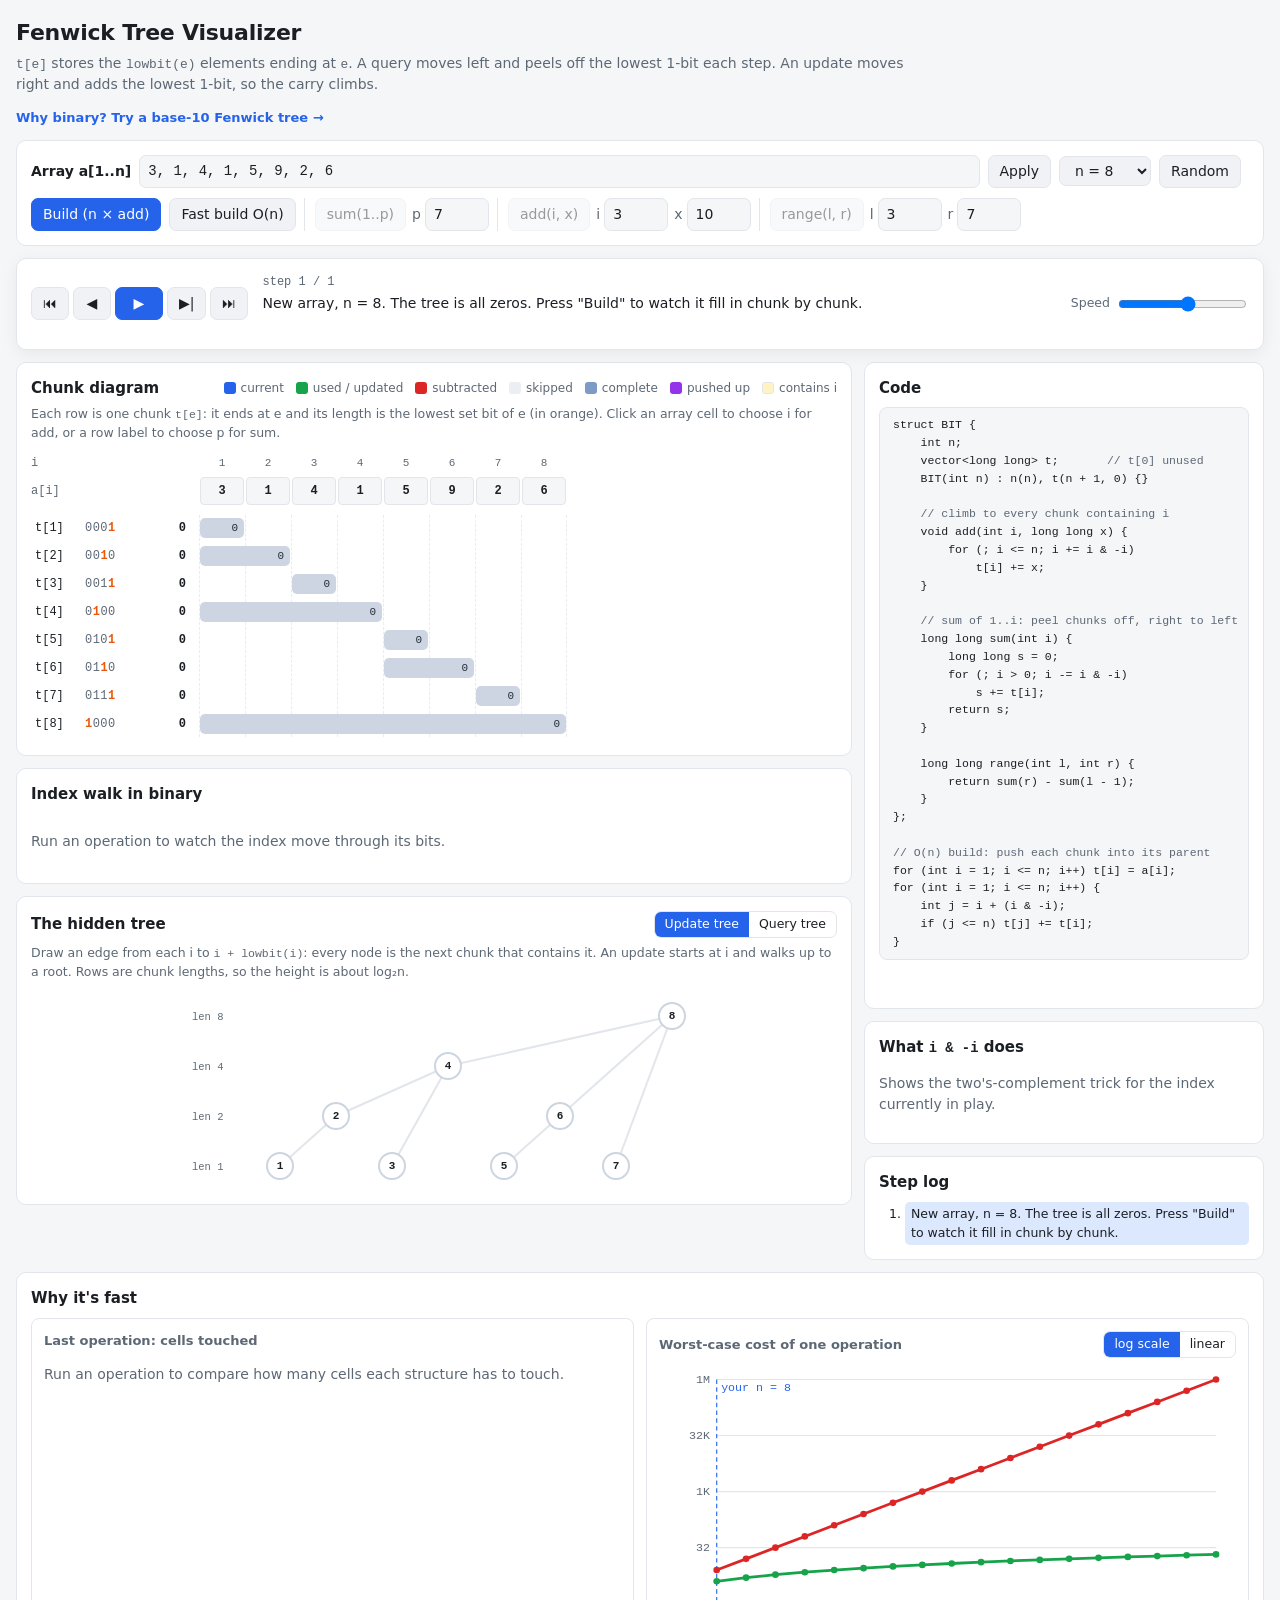
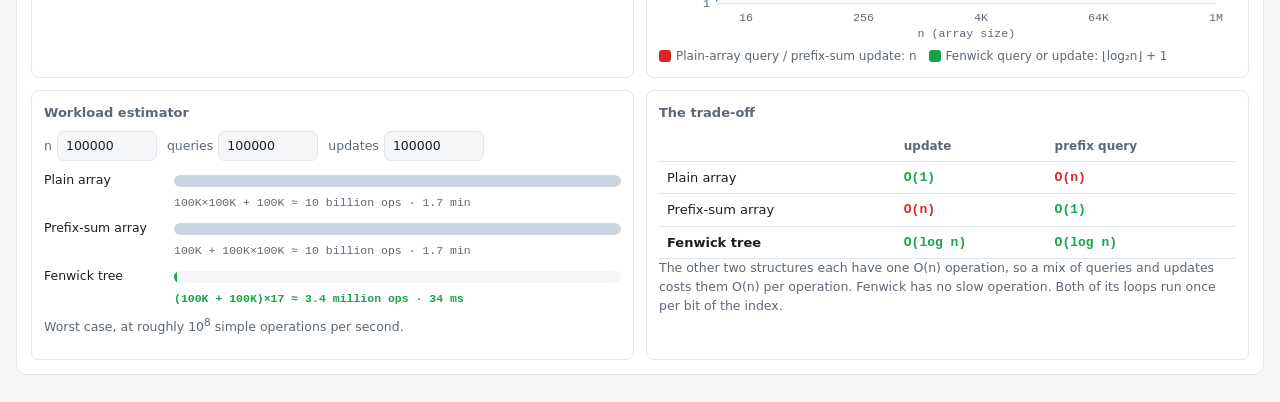
<file: index.html>
<!doctype html>
<html lang="en">
<head>
<meta charset="utf-8">
<meta name="viewport" content="width=device-width, initial-scale=1">
<title>Fenwick Tree Visualizer</title>
<link rel="stylesheet" href="styles.css">
</head>
<body>

<header class="top">
  <h1>Fenwick Tree Visualizer</h1>
  <p class="sub">
    <code>t[e]</code> stores the <code>lowbit(e)</code> elements ending at <code>e</code>.
    A query moves left and peels off the lowest 1-bit each step. An update moves right and adds the lowest 1-bit, so the carry climbs.
  </p>
  <a class="navlink" href="base10.html">Why binary? Try a base-10 Fenwick tree →</a>
</header>

<section class="panel controls">
  <div class="ctl-row">
    <label for="arr-input" class="lbl">Array a[1..n]</label>
    <input id="arr-input" class="arr-input" spellcheck="false" value="3, 1, 4, 1, 5, 9, 2, 6">
    <button id="arr-apply">Apply</button>
    <select id="size" aria-label="Array size">
      <option value="8">n = 8</option>
      <option value="16">n = 16</option>
      <option value="32">n = 32</option>
    </select>
    <button id="random">Random</button>
    <span id="arr-msg" class="msg"></span>
  </div>
  <div class="ctl-row ops">
    <button id="op-build" class="primary">Build (n × add)</button>
    <button id="op-fast">Fast build O(n)</button>
    <span class="op">
      <button id="op-query" class="needs-built">sum(1..p)</button>
      <label>p <input id="q-p" type="number" value="7" min="1"></label>
    </span>
    <span class="op">
      <button id="op-update" class="needs-built">add(i, x)</button>
      <label>i <input id="u-i" type="number" value="3" min="1"></label>
      <label>x <input id="u-x" type="number" value="10"></label>
    </span>
    <span class="op">
      <button id="op-range" class="needs-built">range(l, r)</button>
      <label>l <input id="r-l" type="number" value="3" min="1"></label>
      <label>r <input id="r-r" type="number" value="7" min="1"></label>
    </span>
  </div>
</section>

<section class="panel player" id="player">
  <div class="pbtns">
    <button id="p-first" title="First step (Home)" aria-label="First step">⏮</button>
    <button id="p-prev" title="Previous step (←)" aria-label="Previous step">◀</button>
    <button id="p-play" class="primary play" title="Play / pause (Space)" aria-label="Play or pause">▶</button>
    <button id="p-next" title="Next step (→)" aria-label="Next step">▶︎|</button>
    <button id="p-last" title="Last step (End)" aria-label="Last step">⏭</button>
  </div>
  <div class="narr">
    <div class="narr-top"><span id="step-count" class="step-count">0 / 0</span><span id="result" class="result"></span></div>
    <p id="narration"></p>
  </div>
  <label class="speed">Speed <input type="range" id="speed" min="0" max="100" value="55"></label>
</section>

<main class="layout">
  <div class="col-main">
    <section class="panel">
      <div class="panel-head">
        <h2>Chunk diagram</h2>
        <div class="legend">
          <span><i class="sw sw-active"></i>current</span>
          <span><i class="sw sw-plus"></i>used / updated</span>
          <span><i class="sw sw-minus"></i>subtracted</span>
          <span><i class="sw sw-skip"></i>skipped</span>
          <span><i class="sw sw-done"></i>complete</span>
          <span><i class="sw sw-source"></i>pushed up</span>
          <span><i class="sw sw-col"></i>contains i</span>
        </div>
      </div>
      <p class="hint">Each row is one chunk <code>t[e]</code>: it ends at e and its length is the lowest set bit of e (in orange). Click an array cell to choose i for add, or a row label to choose p for sum.</p>
      <div class="grid-scroll"><div id="grid" class="grid"></div></div>
    </section>

    <section class="panel">
      <h2>Index walk in binary</h2>
      <div id="trail" class="trail"></div>
    </section>

    <section class="panel">
      <div class="panel-head">
        <h2>The hidden tree</h2>
        <div class="seg" role="tablist">
          <button id="st-update" class="on" role="tab">Update tree</button>
          <button id="st-query" role="tab">Query tree</button>
        </div>
      </div>
      <p id="struct-cap" class="hint"></p>
      <div id="struct" class="struct"></div>
    </section>
  </div>

  <aside class="col-side">
    <section class="panel">
      <h2>Code</h2>
      <pre id="code" class="code"></pre>
      <div id="vars" class="vars"></div>
    </section>
    <section class="panel">
      <h2>What <code>i &amp; -i</code> does</h2>
      <div id="lowbit"></div>
    </section>
    <section class="panel">
      <h2>Step log</h2>
      <ol id="log" class="log"></ol>
    </section>
  </aside>
</main>

<section class="panel perf">
  <h2>Why it's fast</h2>
  <div class="perf-grid">
    <div class="card">
      <h3>Last operation: cells touched</h3>
      <div id="counters"></div>
    </div>
    <div class="card">
      <div class="panel-head">
        <h3>Worst-case cost of one operation</h3>
        <div class="seg">
          <button id="ch-log" class="on">log scale</button>
          <button id="ch-lin">linear</button>
        </div>
      </div>
      <div id="chart" class="chart"></div>
    </div>
    <div class="card">
      <h3>Workload estimator</h3>
      <div class="wl-inputs">
        <label>n <input id="wl-n" type="number" value="100000" min="1"></label>
        <label>queries <input id="wl-q" type="number" value="100000" min="0"></label>
        <label>updates <input id="wl-u" type="number" value="100000" min="0"></label>
      </div>
      <div id="workload"></div>
      <p class="hint">Worst case, at roughly 10<sup>8</sup> simple operations per second.</p>
    </div>
    <div class="card">
      <h3>The trade-off</h3>
      <table class="cx">
        <thead><tr><th></th><th>update</th><th>prefix query</th></tr></thead>
        <tbody>
          <tr><td>Plain array</td><td class="good">O(1)</td><td class="bad">O(n)</td></tr>
          <tr><td>Prefix-sum array</td><td class="bad">O(n)</td><td class="good">O(1)</td></tr>
          <tr class="bitrow"><td>Fenwick tree</td><td class="good">O(log n)</td><td class="good">O(log n)</td></tr>
        </tbody>
      </table>
      <p class="hint">The other two structures each have one O(n) operation, so a mix of queries and updates costs them O(n) per operation. Fenwick has no slow operation. Both of its loops run once per bit of the index.</p>
    </div>
  </div>
</section>

<script src="bit.js"></script>
<script src="app.js"></script>
</body>
</html>
</file>
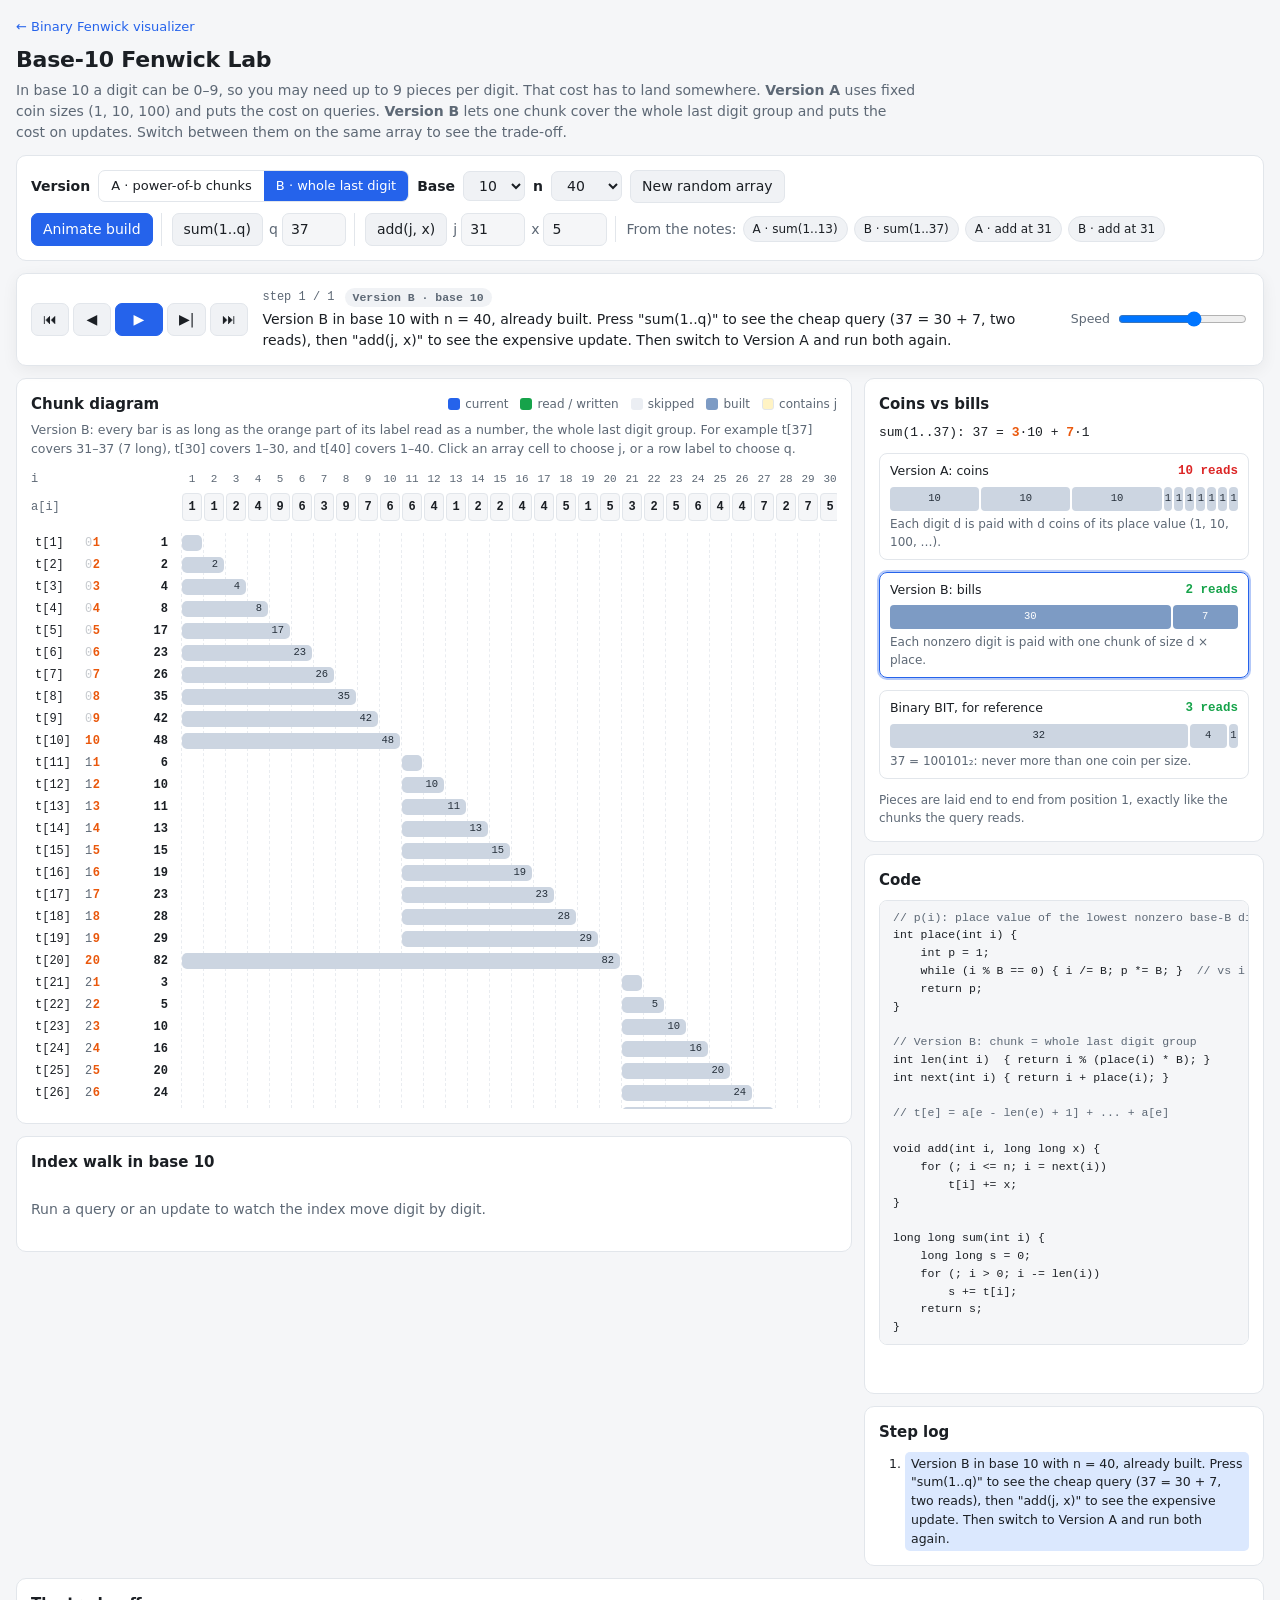
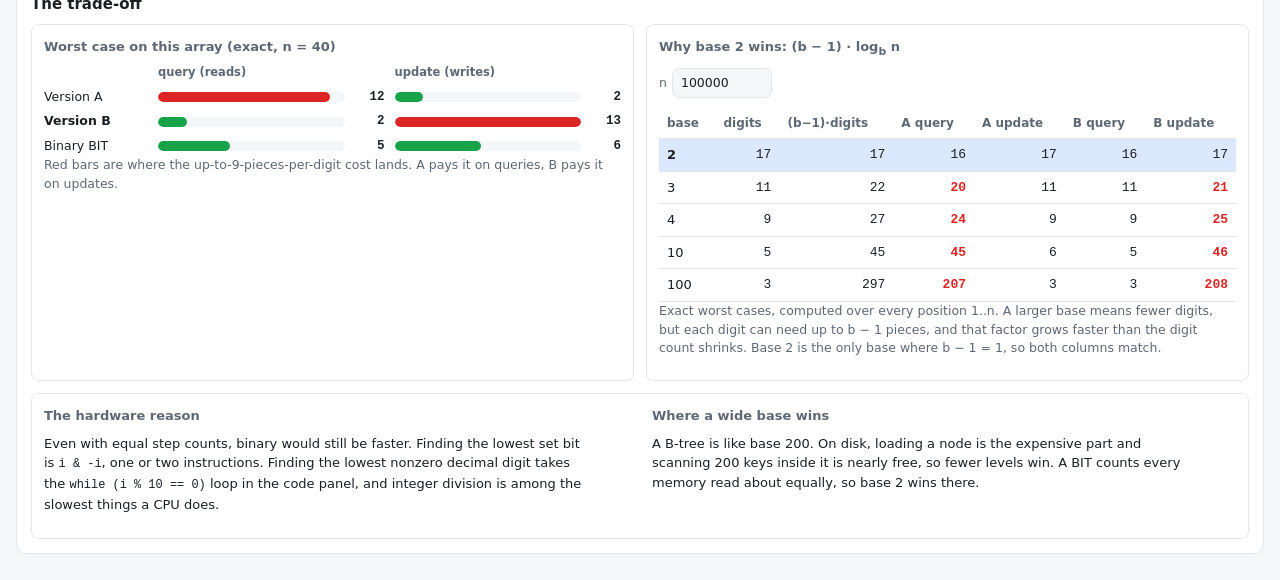
<file: base10.html>
<!doctype html>
<html lang="en">
<head>
<meta charset="utf-8">
<meta name="viewport" content="width=device-width, initial-scale=1">
<title>Base-10 Fenwick Lab</title>
<link rel="stylesheet" href="styles.css">
<link rel="stylesheet" href="base10.css">
</head>
<body>

<header class="top">
  <a class="backlink" href="index.html">← Binary Fenwick visualizer</a>
  <h1>Base-10 Fenwick Lab</h1>
  <p class="sub">
    In base 10 a digit can be 0–9, so you may need up to 9 pieces per digit. That cost has to land somewhere.
    <b>Version A</b> uses fixed coin sizes (1, 10, 100) and puts the cost on queries.
    <b>Version B</b> lets one chunk cover the whole last digit group and puts the cost on updates.
    Switch between them on the same array to see the trade-off.
  </p>
</header>

<section class="panel controls">
  <div class="ctl-row">
    <span class="lbl">Version</span>
    <div class="seg big" role="tablist" aria-label="Version">
      <button id="v-A" role="tab">A · power-of-b chunks</button>
      <button id="v-B" role="tab" class="on">B · whole last digit</button>
    </div>
    <label class="lbl" for="base">Base</label>
    <select id="base">
      <option value="10" selected>10</option>
      <option value="4">4</option>
      <option value="3">3</option>
      <option value="2">2</option>
    </select>
    <label class="lbl" for="size">n</label>
    <select id="size">
      <option value="20">20</option>
      <option value="40" selected>40</option>
      <option value="100">100</option>
    </select>
    <button id="random">New random array</button>
  </div>
  <div class="ctl-row ops">
    <button id="op-build" class="primary">Animate build</button>
    <span class="op">
      <button id="op-query">sum(1..q)</button>
      <label>q <input id="q-q" type="number" value="37" min="1"></label>
    </span>
    <span class="op">
      <button id="op-update">add(j, x)</button>
      <label>j <input id="u-j" type="number" value="31" min="1"></label>
      <label>x <input id="u-x" type="number" value="5"></label>
    </span>
    <span class="op presets">
      <span class="muted">From the notes:</span>
      <button class="chip-btn" data-preset="A:q:13">A · sum(1..13)</button>
      <button class="chip-btn" data-preset="B:q:37">B · sum(1..37)</button>
      <button class="chip-btn" data-preset="A:u:31">A · add at 31</button>
      <button class="chip-btn" data-preset="B:u:31">B · add at 31</button>
    </span>
  </div>
</section>

<section class="panel player" id="player">
  <div class="pbtns">
    <button id="p-first" title="First step (Home)" aria-label="First step">⏮</button>
    <button id="p-prev" title="Previous step (←)" aria-label="Previous step">◀</button>
    <button id="p-play" class="primary play" title="Play / pause (Space)" aria-label="Play or pause">▶</button>
    <button id="p-next" title="Next step (→)" aria-label="Next step">▶︎|</button>
    <button id="p-last" title="Last step (End)" aria-label="Last step">⏭</button>
  </div>
  <div class="narr">
    <div class="narr-top"><span id="step-count" class="step-count"></span><span id="mode-pill" class="mode-pill"></span><span id="result" class="result"></span></div>
    <p id="narration"></p>
  </div>
  <label class="speed">Speed <input type="range" id="speed" min="0" max="100" value="60"></label>
</section>

<main class="layout">
  <div class="col-main">
    <section class="panel">
      <div class="panel-head">
        <h2>Chunk diagram</h2>
        <div class="legend">
          <span><i class="sw sw-active"></i>current</span>
          <span><i class="sw sw-plus"></i>read / written</span>
          <span><i class="sw sw-skip"></i>skipped</span>
          <span><i class="sw sw-done"></i>built</span>
          <span><i class="sw sw-col"></i>contains j</span>
        </div>
      </div>
      <p class="hint" id="grid-hint"></p>
      <div class="grid-scroll tall" id="grid-scroll"><div id="grid" class="grid"></div></div>
    </section>

    <section class="panel">
      <h2>Index walk in base <span id="walk-base">10</span></h2>
      <div id="trail" class="trail"></div>
    </section>
  </div>

  <aside class="col-side">
    <section class="panel">
      <h2>Coins vs bills</h2>
      <div id="pieces"></div>
    </section>
    <section class="panel">
      <h2>Code</h2>
      <pre id="code" class="code"></pre>
      <div id="vars" class="vars"></div>
    </section>
    <section class="panel">
      <h2>Step log</h2>
      <ol id="log" class="log"></ol>
    </section>
  </aside>
</main>

<section class="panel perf">
  <h2>The trade-off</h2>
  <div class="perf-grid">
    <div class="card">
      <h3>Worst case on this array (exact, n = <span id="ww-n"></span>)</h3>
      <div id="worst"></div>
    </div>
    <div class="card">
      <h3>Why base 2 wins: (b − 1) · log<sub>b</sub> n</h3>
      <div class="wl-inputs">
        <label>n <input id="tb-n" type="number" value="100000" min="2" max="300000"></label>
      </div>
      <div class="tbl-scroll"><table class="cx bt-table" id="btable"></table></div>
      <p class="hint">Exact worst cases, computed over every position 1..n. A larger base means fewer digits, but each digit can need up to b − 1 pieces, and that factor grows faster than the digit count shrinks. Base 2 is the only base where b − 1 = 1, so both columns match.</p>
    </div>
    <div class="card wide">
      <div>
        <h3>The hardware reason</h3>
        <p class="prose">Even with equal step counts, binary would still be faster. Finding the lowest set bit is <code>i &amp; -i</code>, one or two instructions. Finding the lowest nonzero decimal digit takes the <code>while (i % 10 == 0)</code> loop in the code panel, and integer division is among the slowest things a CPU does.</p>
      </div>
      <div>
        <h3>Where a wide base wins</h3>
        <p class="prose">A B-tree is like base 200. On disk, loading a node is the expensive part and scanning 200 keys inside it is nearly free, so fewer levels win. A BIT counts every memory read about equally, so base 2 wins there.</p>
      </div>
    </div>
  </div>
</section>

<script src="bit.js"></script>
<script src="base10.js"></script>
<script src="base10-app.js"></script>
</body>
</html>
</file>
<file: styles.css>
:root {
  --bg: #f5f6f8;
  --panel: #ffffff;
  --text: #1b1f24;
  --muted: #5d6875;
  --border: #e2e6eb;
  --grid-line: #e9ecf0;
  --btn: #f0f2f5;
  --btn-hover: #e4e8ed;

  --bar: #ccd5e1;
  --bar-text: #26303b;
  --active: #2563eb;
  --active-ring: rgba(37, 99, 235, 0.35);
  --plus: #16a34a;
  --minus: #dc2626;
  --done: #7d9bc4;
  --source: #9333ea;
  --low: #ea580c;

  --col: #fff3c4;
  --range: #dbe8fe;
  --covered: #bdf0cf;
  --minus-bg: #fdd3d3;
  --target: #fde58a;

  --mono: ui-monospace, SFMono-Regular, Menlo, Consolas, monospace;
  color-scheme: light;
}

@media (prefers-color-scheme: dark) {
  :root:not([data-theme="light"]) {
    --bg: #0f1216;
    --panel: #171b21;
    --text: #e6e9ed;
    --muted: #9aa4b0;
    --border: #2a3039;
    --grid-line: #232931;
    --btn: #222831;
    --btn-hover: #2c333d;
    --bar: #3a4554;
    --bar-text: #e6e9ed;
    --active: #3b82f6;
    --active-ring: rgba(59, 130, 246, 0.45);
    --plus: #22a355;
    --minus: #e5484d;
    --done: #4f6b91;
    --source: #a855f7;
    --low: #fb923c;
    --col: #3a3214;
    --range: #1d2c47;
    --covered: #17402a;
    --minus-bg: #4a1d1f;
    --target: #5a4a12;
    color-scheme: dark;
  }
}
:root[data-theme="dark"] {
  --bg: #0f1216;
  --panel: #171b21;
  --text: #e6e9ed;
  --muted: #9aa4b0;
  --border: #2a3039;
  --grid-line: #232931;
  --btn: #222831;
  --btn-hover: #2c333d;
  --bar: #3a4554;
  --bar-text: #e6e9ed;
  --active: #3b82f6;
  --active-ring: rgba(59, 130, 246, 0.45);
  --plus: #22a355;
  --minus: #e5484d;
  --done: #4f6b91;
  --source: #a855f7;
  --low: #fb923c;
  --col: #3a3214;
  --range: #1d2c47;
  --covered: #17402a;
  --minus-bg: #4a1d1f;
  --target: #5a4a12;
  color-scheme: dark;
}

* { box-sizing: border-box; }
html, body { margin: 0; }
body {
  background: var(--bg);
  color: var(--text);
  font: 14px/1.5 system-ui, -apple-system, "Segoe UI", Roboto, sans-serif;
  padding: 16px;
  max-width: 1440px;
  margin: 0 auto;
}
code { font-family: var(--mono); font-size: 0.92em; }
h1 { font-size: 22px; margin: 0 0 4px; letter-spacing: -0.01em; }
h2 { font-size: 15px; margin: 0 0 8px; }
h3 { font-size: 13px; margin: 0 0 8px; color: var(--muted); font-weight: 600; }
.sub { margin: 0 0 12px; color: var(--muted); max-width: 900px; }
.navlink { display: inline-block; margin: -4px 0 12px; color: var(--active); text-decoration: none; font-weight: 600; font-size: 13px; }
.navlink:hover { text-decoration: underline; }
.hint { color: var(--muted); font-size: 12.5px; margin: 0 0 10px; }
.muted { color: var(--muted); }

.panel {
  background: var(--panel);
  border: 1px solid var(--border);
  border-radius: 10px;
  padding: 14px;
  margin-bottom: 12px;
  min-width: 0;
}
.panel-head { display: flex; align-items: center; justify-content: space-between; gap: 12px; flex-wrap: wrap; margin-bottom: 6px; }
.panel-head h2, .panel-head h3 { margin: 0; }

button, select, input {
  font: inherit;
  color: var(--text);
}
button, select {
  background: var(--btn);
  border: 1px solid var(--border);
  border-radius: 7px;
  padding: 5px 11px;
  cursor: pointer;
}
button:hover:not(:disabled) { background: var(--btn-hover); }
button:disabled { opacity: 0.45; cursor: not-allowed; }
button.primary { background: var(--active); border-color: var(--active); color: #fff; }
button.primary:hover:not(:disabled) { filter: brightness(1.08); background: var(--active); }
input[type="number"], .arr-input {
  background: var(--bg);
  border: 1px solid var(--border);
  border-radius: 7px;
  padding: 5px 8px;
}
input[type="number"] { width: 64px; }
button:focus-visible, input:focus-visible, select:focus-visible { outline: 2px solid var(--active); outline-offset: 1px; }

/* controls */
.ctl-row { display: flex; flex-wrap: wrap; gap: 8px; align-items: center; }
.ctl-row + .ctl-row { margin-top: 10px; }
.lbl { font-weight: 600; }
.arr-input { flex: 1 1 260px; min-width: 0; font-family: var(--mono); }
.op { display: inline-flex; gap: 6px; align-items: center; padding-left: 10px; border-left: 1px solid var(--border); }
.op label { color: var(--muted); display: inline-flex; gap: 4px; align-items: center; }
.msg { color: var(--minus); font-size: 12.5px; }

/* player */
.player {
  position: sticky; top: env(safe-area-inset-top, 0px); z-index: 10;
  display: flex; gap: 14px; align-items: center; flex-wrap: wrap;
  box-shadow: 0 4px 16px rgba(0, 0, 0, 0.06);
}
.pbtns { display: flex; gap: 4px; }
.pbtns button { min-width: 38px; }
.play { min-width: 48px !important; }
.narr { flex: 1 1 360px; min-width: 0; }
.narr-top { display: flex; gap: 10px; align-items: center; }
.step-count { font-family: var(--mono); font-size: 12px; color: var(--muted); }
.result:not(:empty) {
  font-family: var(--mono); font-size: 12px; font-weight: 600;
  background: var(--covered); padding: 1px 8px; border-radius: 999px;
}
#narration { margin: 2px 0 0; min-height: 42px; }
.speed { display: flex; align-items: center; gap: 6px; color: var(--muted); font-size: 12.5px; }

/* layout */
.layout { display: grid; grid-template-columns: minmax(0, 1fr) 400px; gap: 12px; align-items: start; }
.col-main, .col-side { min-width: 0; }
@media (max-width: 1080px) {
  .layout { grid-template-columns: minmax(0, 1fr); }
}

/* legend */
.legend { display: flex; flex-wrap: wrap; gap: 4px 12px; font-size: 12px; color: var(--muted); }
.legend span { display: inline-flex; align-items: center; gap: 5px; }
.sw { width: 12px; height: 12px; border-radius: 3px; display: inline-block; }
.sw-active { background: var(--active); }
.sw-plus { background: var(--plus); }
.sw-minus { background: var(--minus); }
.sw-skip { background: var(--bar); opacity: 0.4; }
.sw-done { background: var(--done); }
.sw-source { background: var(--source); }
.sw-col { background: var(--col); border: 1px solid var(--border); }

/* chunk grid */
.grid-scroll { overflow-x: auto; padding-bottom: 4px; }
.grid { --lw: 168px; display: flex; flex-direction: column; gap: 2px; width: max-content; min-width: 100%; }
.g-row {
  display: grid;
  grid-template-columns: var(--lw) repeat(var(--n), var(--cw));
  height: 26px;
}
.g-row > * { grid-row: 1; }
.g-label {
  grid-column: 1;
  display: flex; align-items: center; gap: 8px;
  font-family: var(--mono); font-size: 12px;
  padding-right: 10px;
  white-space: nowrap;
}
.t-row .g-label { cursor: pointer; border-radius: 5px; padding-left: 4px; }
.t-row .g-label:hover { background: var(--btn); }
.g-label .nm { width: 42px; }
.g-label .bin { color: var(--muted); letter-spacing: 0.04em; }
.g-label .val { margin-left: auto; font-weight: 600; min-width: 34px; text-align: right; border-radius: 4px; padding: 0 3px; transition: background 0.3s; }
.g-label .val.bump { background: var(--target); }
b.low { color: var(--low); font-weight: 700; }

.g-bg { border-left: 1px dashed var(--grid-line); transition: background 0.2s; }
.g-bg:last-child, .g-bg.last { border-right: 1px dashed var(--grid-line); }
.g-bg.col, .g-head .g-cell.col { background: var(--col); }

.g-bar {
  margin: 3px 1px;
  border-radius: 5px;
  background: var(--bar);
  color: var(--bar-text);
  display: flex; align-items: center; justify-content: flex-end;
  padding: 0 6px;
  font-family: var(--mono); font-size: 11px;
  overflow: hidden; white-space: nowrap;
  transition: background 0.2s, box-shadow 0.2s, opacity 0.2s;
}
.t-row.active .g-bar { background: var(--active); color: #fff; box-shadow: 0 0 0 3px var(--active-ring); }
.t-row.plus .g-bar { background: var(--plus); color: #fff; }
.t-row.minus .g-bar { background: var(--minus); color: #fff; }
.t-row.done .g-bar { background: var(--done); color: #fff; }
.t-row.source .g-bar { background: var(--source); color: #fff; box-shadow: 0 0 0 3px rgba(147, 51, 234, 0.3); }
.t-row.skip .g-bar { opacity: 0.35; background-image: repeating-linear-gradient(135deg, transparent 0 4px, rgba(0,0,0,0.12) 4px 6px); }
.t-row.active .g-label .nm, .t-row.source .g-label .nm { font-weight: 700; color: var(--active); }

.g-head { height: 20px; }
.g-cell {
  display: flex; align-items: center; justify-content: center;
  font-family: var(--mono); font-size: 11px; color: var(--muted);
  border-radius: 4px;
}
.g-arr { height: 32px; margin-bottom: 6px; }
.g-arr .g-cell {
  margin: 2px 1px;
  background: var(--bg);
  border: 1px solid var(--border);
  color: var(--text); font-size: 12px; font-weight: 600;
  cursor: pointer;
  transition: background 0.2s;
}
.g-arr .g-cell.range { background: var(--range); }
.g-arr .g-cell.covered { background: var(--covered); }
.g-arr .g-cell.minus { background: var(--minus-bg); text-decoration: line-through; }
.g-arr .g-cell.target { background: var(--target); border-color: var(--low); }
.g-arr .g-label, .g-head .g-label { color: var(--muted); }

/* binary trail */
.trail { display: flex; flex-wrap: wrap; align-items: center; gap: 6px; min-height: 56px; }
.trail .cap { width: 100%; margin: 4px 0 0; }
.chip {
  display: inline-flex; flex-direction: column; align-items: center;
  padding: 5px 10px; border-radius: 8px;
  border: 1px solid var(--border); background: var(--bg);
  font-family: var(--mono);
  transition: background 0.2s;
}
.chip .dec { font-size: 15px; font-weight: 700; }
.chip .bin { font-size: 12.5px; letter-spacing: 0.08em; color: var(--muted); }
.chip.cur { border-color: var(--active); box-shadow: 0 0 0 3px var(--active-ring); }
.chip.past { opacity: 0.75; }
.chip.term { opacity: 0.6; border-style: dashed; }
.chip .stop { font-size: 10px; text-transform: uppercase; letter-spacing: 0.08em; color: var(--muted); }
.arrow { font-family: var(--mono); font-size: 12px; color: var(--muted); }

/* hidden tree */
.struct { overflow-x: auto; }
.struct svg { display: block; min-width: 100%; }
.st-edge { stroke: var(--border); stroke-width: 2; fill: none; }
.st-edge.on { stroke: var(--active); stroke-width: 3; }
.st-edge.on.minus { stroke: var(--minus); }
.st-node circle { fill: var(--panel); stroke: var(--bar); stroke-width: 2; transition: fill 0.2s; }
.st-node text { fill: var(--text); font: 600 11px var(--mono); text-anchor: middle; dominant-baseline: central; }
.st-node.active circle { fill: var(--active); stroke: var(--active); }
.st-node.plus circle { fill: var(--plus); stroke: var(--plus); }
.st-node.minus circle { fill: var(--minus); stroke: var(--minus); }
.st-node.done circle { fill: var(--done); stroke: var(--done); }
.st-node.source circle { fill: var(--source); stroke: var(--source); }
.st-node.skip { opacity: 0.35; }
.st-node.active text, .st-node.plus text, .st-node.minus text, .st-node.done text, .st-node.source text { fill: #fff; }
.st-node.target circle { stroke: var(--low); stroke-width: 3; }
.st-level { fill: var(--muted); font: 10.5px var(--mono); }

/* code */
.code {
  font-family: var(--mono); font-size: 11.5px; line-height: 1.55;
  background: var(--bg); border: 1px solid var(--border); border-radius: 8px;
  padding: 8px 0; margin: 0 0 8px; overflow-x: auto;
}
.code .ln { display: block; padding: 0 10px; white-space: pre; border-left: 3px solid transparent; }
.code .ln.hl { background: var(--range); border-left-color: var(--active); }
.code .cm { color: var(--muted); }
.vars { display: flex; flex-wrap: wrap; gap: 6px; min-height: 26px; }
.var { font-family: var(--mono); font-size: 12px; padding: 2px 8px; border-radius: 6px; background: var(--btn); }
.var b { color: var(--active); }

/* lowbit explainer */
.lb-table { border-collapse: separate; border-spacing: 3px; font-family: var(--mono); }
.lb-table td.k { color: var(--muted); font-size: 12px; padding-right: 8px; white-space: nowrap; }
.lb-table td.bit {
  width: 24px; height: 24px; text-align: center;
  border-radius: 4px; background: var(--bg); border: 1px solid var(--border);
  font-size: 13px;
}
.lb-table td.bit.one { font-weight: 700; }
.lb-table td.bit.lc { border-color: var(--low); }
.lb-table tr.res td.bit.one { background: var(--low); color: #fff; border-color: var(--low); }
.lb-table td.dec { padding-left: 10px; font-size: 12px; color: var(--muted); }
.lb-cap { margin: 8px 0 0; font-size: 12.5px; }

/* log */
.log { margin: 0; padding: 0 0 0 26px; max-height: 300px; overflow-y: auto; font-size: 12.5px; position: relative; }
.log li { padding: 3px 6px; border-radius: 5px; cursor: pointer; color: var(--muted); }
.log li:hover { background: var(--btn); }
.log li.cur { background: var(--range); color: var(--text); }
.log li.future { opacity: 0.45; }

/* perf */
.perf-grid { display: grid; grid-template-columns: repeat(auto-fit, minmax(min(440px, 100%), 1fr)); gap: 12px; }
.card { border: 1px solid var(--border); border-radius: 8px; padding: 12px; min-width: 0; }
.c-title { font-weight: 600; margin: 0 0 8px; }
.bar-row { display: grid; grid-template-columns: minmax(0, 1.4fr) minmax(0, 1fr) 54px; gap: 8px; align-items: center; margin-bottom: 6px; font-size: 12.5px; }
.bar-row .bl small { display: block; color: var(--muted); font-family: var(--mono); font-size: 11px; }
.bar-row .bt { height: 12px; background: var(--bg); border-radius: 6px; overflow: hidden; }
.bar-row .bf { display: block; height: 100%; background: var(--bar); border-radius: 6px; transition: width 0.4s; }
.bar-row.bit .bf { background: var(--plus); }
.bar-row .bv { font-family: var(--mono); text-align: right; font-weight: 600; }
.chart svg { width: 100%; height: auto; display: block; }
.ax line, .ax path { stroke: var(--border); }
.ax text { fill: var(--muted); font: 10.5px var(--mono); }
.gridline { stroke: var(--grid-line); }
.s-naive { stroke: var(--minus); fill: none; stroke-width: 2.5; }
.s-bit { stroke: var(--plus); fill: none; stroke-width: 2.5; }
.pt-naive { fill: var(--minus); }
.pt-bit { fill: var(--plus); }
.chart-legend { margin-top: 6px; }
.sw-naive { background: var(--minus); }
.sw-bit { background: var(--plus); }
.nmark { stroke: var(--active); stroke-dasharray: 4 3; }
.nmark-t { fill: var(--active); font: 10.5px var(--mono); }
.wl-inputs { display: flex; gap: 10px; flex-wrap: wrap; margin-bottom: 10px; }
.wl-inputs label { display: inline-flex; gap: 5px; align-items: center; color: var(--muted); font-size: 12.5px; }
.wl-inputs input { width: 100px; }
.wl-row { display: grid; grid-template-columns: 120px minmax(0, 1fr); gap: 4px 10px; align-items: center; margin-bottom: 8px; font-size: 12.5px; }
.wl-row .bt { height: 12px; background: var(--bg); border-radius: 6px; overflow: hidden; }
.wl-row .bf { display: block; height: 100%; background: var(--bar); border-radius: 6px; transition: width 0.4s; }
.wl-row.bit .bf { background: var(--plus); }
.wl-row .meta { grid-column: 2; font-family: var(--mono); font-size: 11.5px; color: var(--muted); }
.wl-row.bit .meta { color: var(--plus); font-weight: 600; }
.seg { display: inline-flex; border: 1px solid var(--border); border-radius: 7px; overflow: hidden; }
.seg button { border: 0; border-radius: 0; padding: 3px 10px; font-size: 12.5px; background: transparent; }
.seg button.on { background: var(--active); color: #fff; }
.cx { width: 100%; border-collapse: collapse; font-size: 13px; }
.cx th, .cx td { text-align: left; padding: 6px 8px; border-bottom: 1px solid var(--border); }
.cx th { color: var(--muted); font-weight: 600; font-size: 12px; }
.cx td.good { color: var(--plus); font-family: var(--mono); font-weight: 600; }
.cx td.bad { color: var(--minus); font-family: var(--mono); font-weight: 600; }
.cx tr.bitrow td:first-child { font-weight: 700; }

@media (max-width: 640px) {
  body { padding: 16px; }
  .op { border-left: 0; padding-left: 0; }
  .grid { --lw: 132px; }
  .g-label .bin { display: none; }
  .player { gap: 8px; }
  .speed { width: 100%; }
  .speed input { flex: 1; }
}
</file>
<file: base10.css>
/* Extra styles for base10.html. Shared tokens and components come from styles.css. */

.backlink { display: inline-block; margin-bottom: 6px; color: var(--active); text-decoration: none; font-size: 13px; }
.backlink:hover { text-decoration: underline; }

.seg.big button { padding: 5px 12px; font-size: 13px; }
.presets { flex-wrap: wrap; }
.chip-btn { font-size: 12px; padding: 3px 9px; border-radius: 999px; }

.mode-pill {
  font-family: var(--mono); font-size: 11.5px; font-weight: 600;
  padding: 1px 8px; border-radius: 999px;
  background: var(--btn); color: var(--muted);
}

/* tall grid: scrolls vertically inside its own box, header rows stay visible */
.grid-scroll.tall { max-height: 640px; overflow: auto; }
.g-sticky {
  position: sticky; top: 0; z-index: 3;
  background: var(--panel);
  display: flex; flex-direction: column; gap: 2px;
  padding-bottom: 2px;
}
.g-label .pad { opacity: 0.35; }
.g-label .grp { color: var(--low); font-weight: 700; }
.grid.compact .t-row { height: 15px; }
.grid.compact .g-bar { margin: 1px 0; border-radius: 3px; font-size: 9.5px; padding: 0 3px; }
.grid.compact .t-row .g-label { font-size: 10.5px; }
.grid.compact .g-arr { height: 28px; }
.grid.compact .g-arr .g-cell { font-size: 10px; }
.grid.compact .g-head .g-cell { font-size: 9px; }
.grid.mid .t-row { height: 20px; }
.grid.mid .g-bar { margin: 2px 1px; font-size: 10.5px; }

/* coins vs bills */
.pc-num { font-family: var(--mono); font-size: 13px; margin: 0 0 10px; }
.pc-num b { color: var(--low); }
.pc-block { margin-bottom: 12px; padding: 8px 10px; border: 1px solid var(--border); border-radius: 8px; }
.pc-block.cur { border-color: var(--active); box-shadow: 0 0 0 2px var(--active-ring); }
.pc-head { display: flex; justify-content: space-between; gap: 8px; font-size: 12.5px; margin-bottom: 6px; }
.pc-head .cnt { font-family: var(--mono); font-weight: 700; }
.pc-head .cnt.hi { color: var(--minus); }
.pc-head .cnt.lo { color: var(--plus); }
.pc-bar { display: flex; gap: 2px; height: 24px; }
.pc-bar span {
  min-width: 3px; border-radius: 4px;
  background: var(--bar); color: var(--bar-text);
  display: flex; align-items: center; justify-content: center;
  font-family: var(--mono); font-size: 10.5px; overflow: hidden; white-space: nowrap;
}
.pc-block.cur .pc-bar span { background: var(--done); color: #fff; }
.pc-levels { display: flex; flex-direction: column; gap: 4px; font-size: 12px; }
.pc-lvl { display: grid; grid-template-columns: 74px minmax(0, 1fr); gap: 6px; align-items: start; }
.pc-lvl .nm { color: var(--muted); font-family: var(--mono); font-size: 11px; padding-top: 2px; }
.pc-lvl .ix { display: flex; flex-wrap: wrap; gap: 3px; }
.pc-lvl .ix i {
  font-style: normal; font-family: var(--mono); font-size: 10.5px;
  padding: 1px 5px; border-radius: 4px; background: var(--bar); color: var(--bar-text);
}
.pc-block.cur .pc-lvl .ix i { background: var(--done); color: #fff; }
.pc-note { font-size: 12px; color: var(--muted); margin: 4px 0 0; }

/* trade-off panel */
.ww-grid { display: grid; grid-template-columns: 104px minmax(0, 1fr) minmax(0, 1fr); gap: 6px 10px; align-items: center; font-size: 12.5px; }
.ww-grid .hd { color: var(--muted); font-size: 11.5px; font-weight: 600; }
.ww-cell { display: grid; grid-template-columns: minmax(0, 1fr) 34px; gap: 6px; align-items: center; }
.ww-cell .bt { height: 10px; background: var(--bg); border-radius: 5px; overflow: hidden; }
.ww-cell .bf { display: block; height: 100%; border-radius: 5px; background: var(--plus); transition: width 0.4s; }
.ww-cell.bad .bf { background: var(--minus); }
.ww-cell .bv { font-family: var(--mono); font-weight: 700; text-align: right; font-variant-numeric: tabular-nums; }
.ww-grid .cur-row { font-weight: 700; }
.tbl-scroll { overflow-x: auto; }
.bt-table td, .bt-table th { font-variant-numeric: tabular-nums; white-space: nowrap; }
.bt-table td.num { font-family: var(--mono); text-align: right; }
.bt-table td.num.bad { color: var(--minus); font-weight: 700; }
.bt-table tr.two td { background: var(--range); }
.bt-table tr.two td:first-child { font-weight: 700; }
.prose { margin: 0 0 12px; font-size: 13px; max-width: 65ch; }
.card.wide { grid-column: 1 / -1; display: grid; grid-template-columns: repeat(auto-fit, minmax(min(320px, 100%), 1fr)); gap: 4px 24px; }
.narr-top { flex-wrap: wrap; }
</file>
